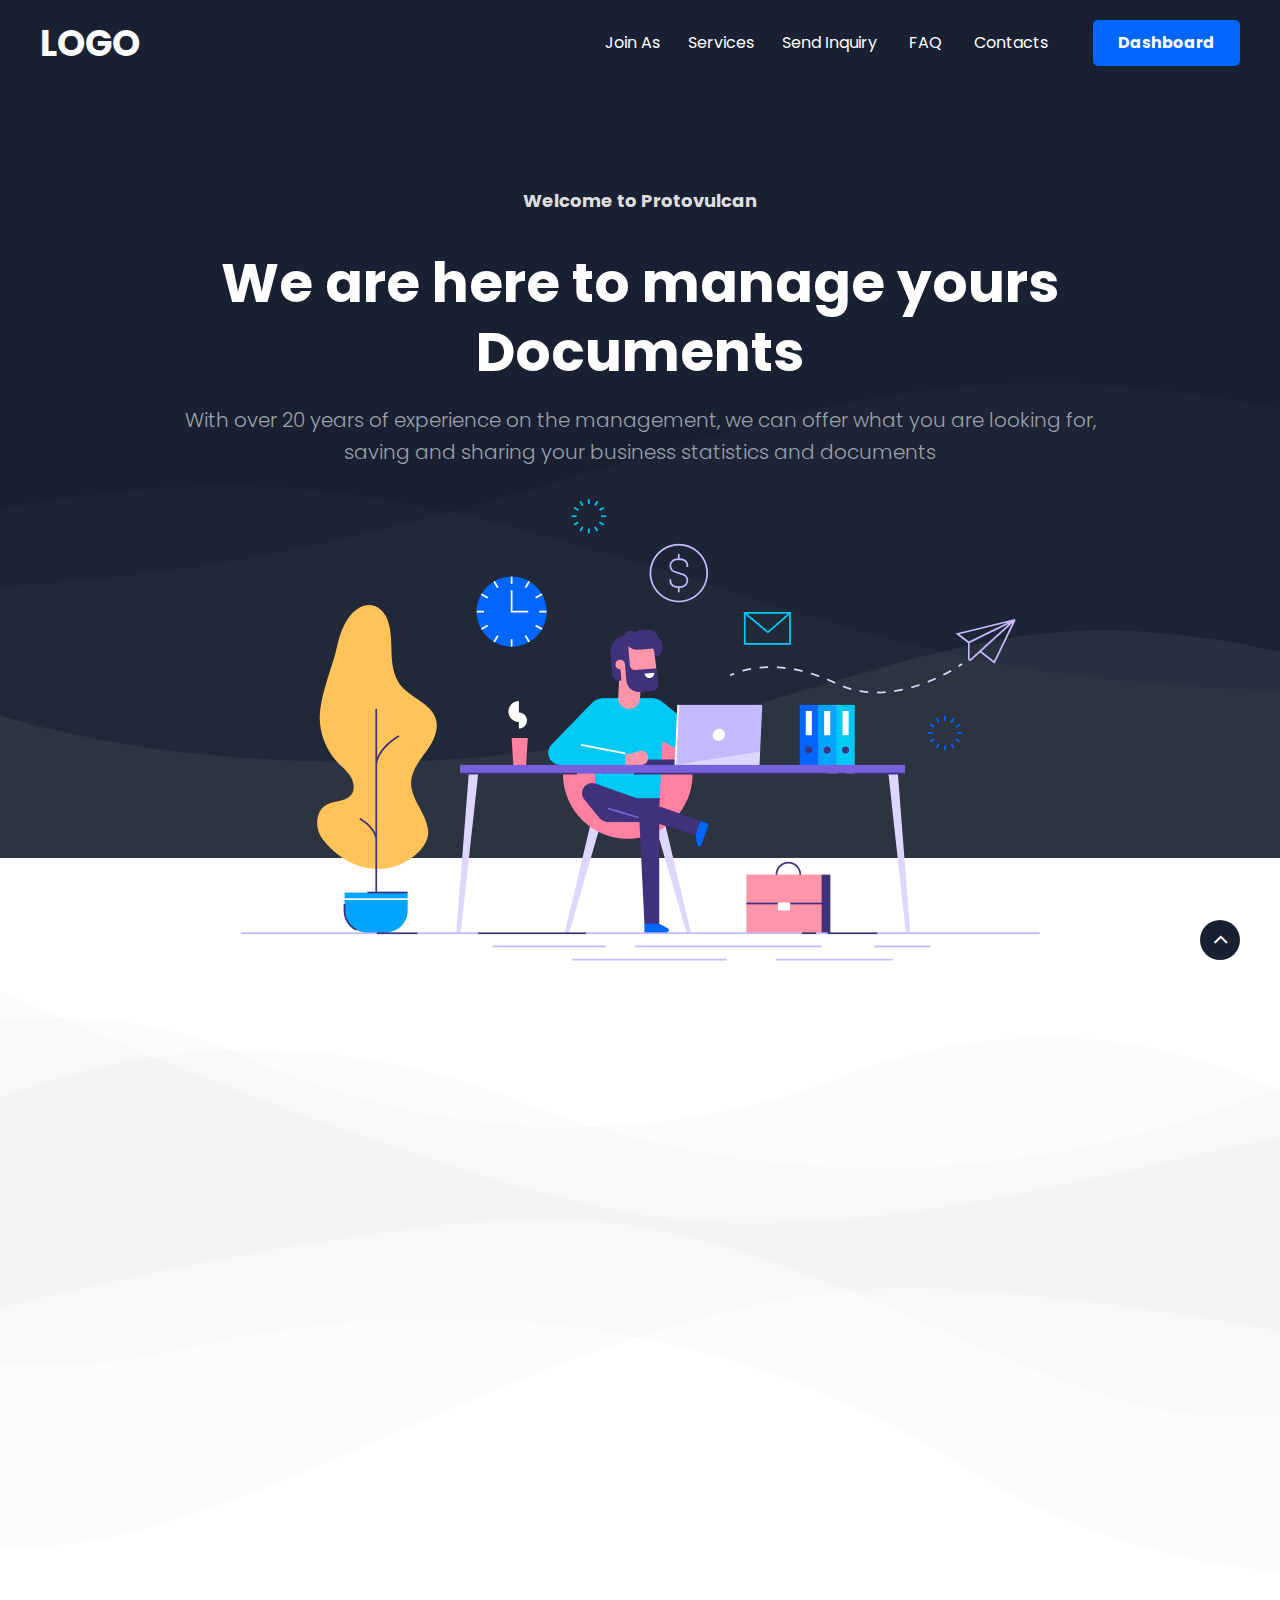
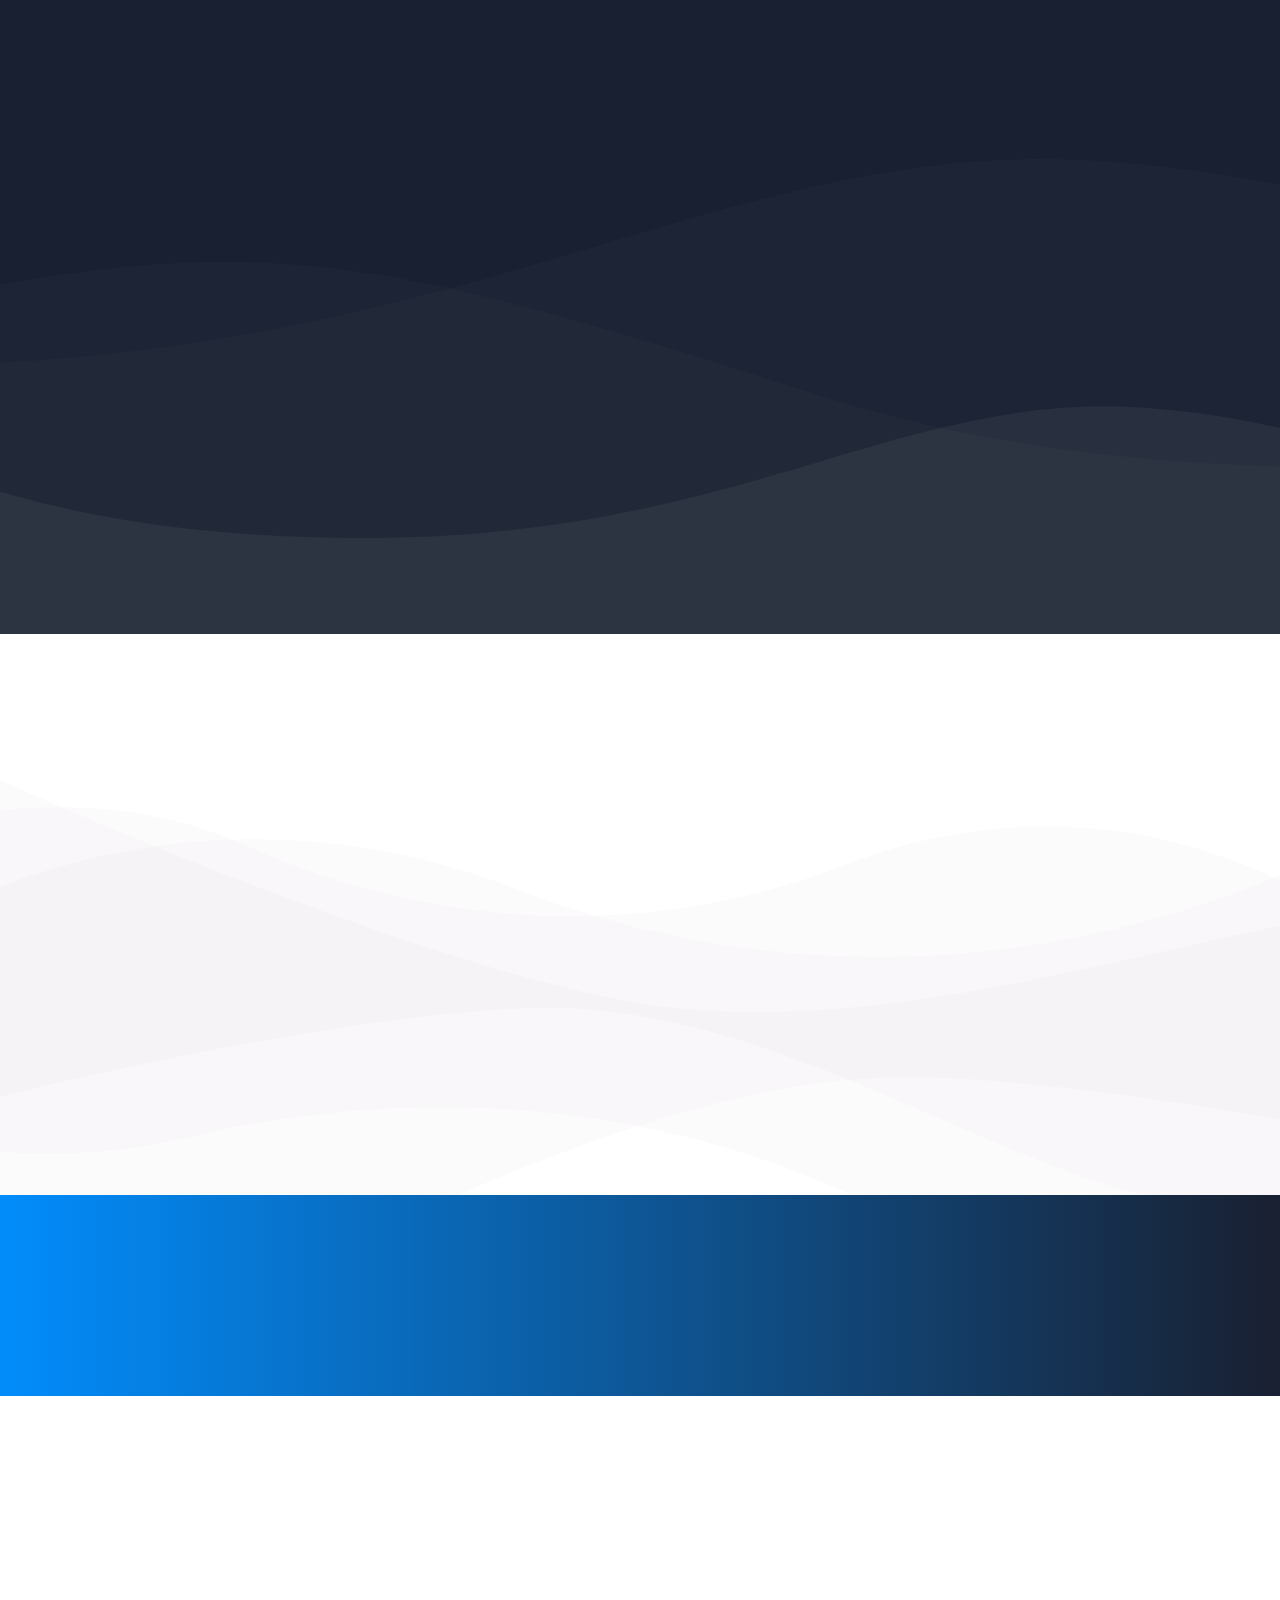
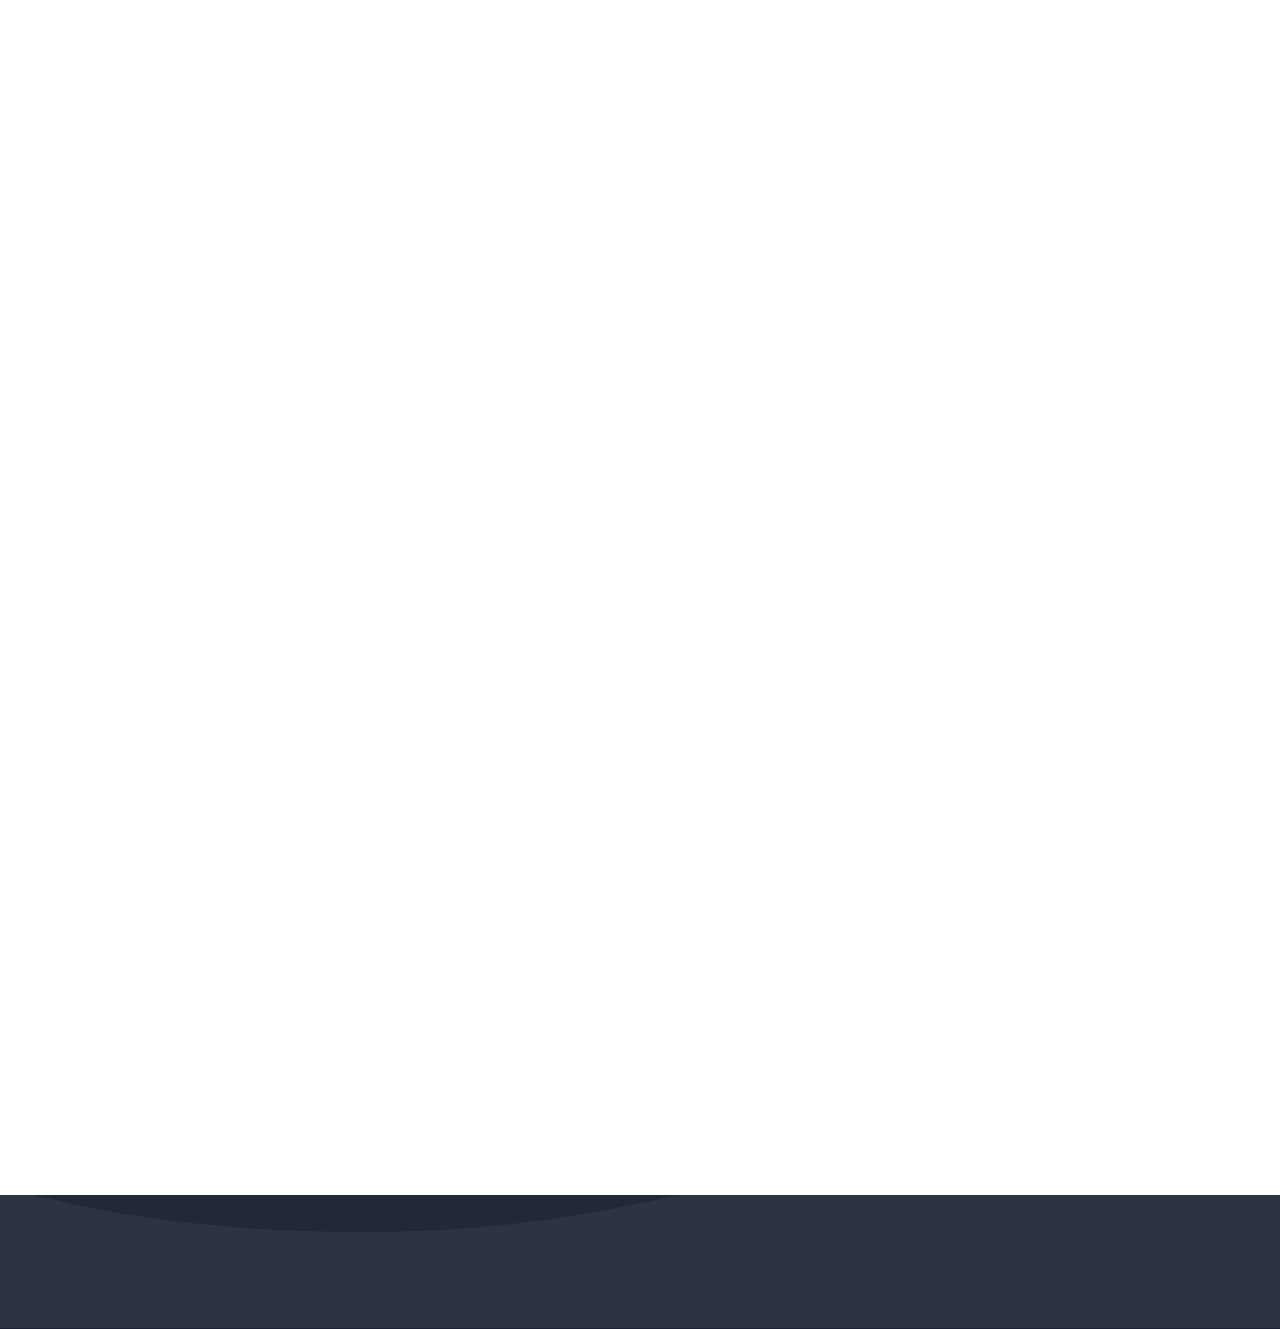
<file: index.html>
<!DOCTYPE html>
<html class="wide wow-animation" lang="en">
  <head>
    <title>Protovulcan Free</title>
    <meta charset="utf-8">
    <meta name="viewport" content="width=device-width, height=device-height, initial-scale=1.0">
    <meta http-equiv="X-UA-Compatible" content="IE=edge">
    <link rel="icon" href="media/images/favicon.ico" type="image/x-icon">
    <link rel="stylesheet" href="media/css/style.css">
    <style>.ie-panel{display: none;background: #212121;padding: 10px 0;box-shadow: 3px 3px 5px 0 rgba(0,0,0,.3);clear: both;text-align:center;position: relative;z-index: 1;} html.ie-10 .ie-panel, html.lt-ie-10 .ie-panel {display: block;}</style>
  </head>
  <body>
    <div class="preloader">
      <div class="preloader-body">
        <div class="cssload-container">
          <div class="cssload-speeding-wheel"></div>
        </div>
      </div>
    </div>
    <div class="page">
      <header class="section page-header">
        <!--RD Navbar-->
        <div class="rd-navbar-wrap">
          <nav class="rd-navbar rd-navbar-corporate" data-layout="rd-navbar-fixed" data-sm-layout="rd-navbar-fixed" data-md-layout="rd-navbar-fixed" data-lg-layout="rd-navbar-static" data-xl-layout="rd-navbar-static" data-xxl-layout="rd-navbar-static" data-md-device-layout="rd-navbar-fixed" data-lg-device-layout="rd-navbar-fixed" data-xl-device-layout="rd-navbar-static" data-xxl-device-layout="rd-navbar-static" data-lg-stick-up-offset="46px" data-xl-stick-up-offset="46px" data-xxl-stick-up-offset="46px" data-lg-stick-up="true" data-xl-stick-up="true" data-xxl-stick-up="true">
            <div class="rd-navbar-collapse-toggle rd-navbar-fixed-element-1" data-rd-navbar-toggle=".rd-navbar-collapse"><span></span></div>
            <div class="rd-navbar-main-outer">
              <div class="rd-navbar-main">
                <!--RD Navbar Panel-->
                <div class="rd-navbar-panel">
                  <!--RD Navbar Toggle-->
                  <button class="rd-navbar-toggle" data-rd-navbar-toggle=".rd-navbar-nav-wrap"><span></span></button>
                  <!--RD Navbar Brand-->
                  <div class="rd-navbar-brand">
                      <h2>LOGO</h2>
<!--                    &lt;!&ndash;Brand&ndash;&gt;<a class="brand" href="index.html"><img class="brand-logo-dark" src="media/images/logo-default-362x90.png" alt="" width="181" height="45"/><img class="brand-logo-light" src="media/images/logo-inverse-362x90.png" alt="" width="181" height="45"/></a>-->
                  </div>
                </div>
                <div class="rd-navbar-main-element">
                  <div class="rd-navbar-nav-wrap">
                    <ul class="rd-navbar-nav">
                      <li class="rd-nav-item"><a class="rd-nav-link" href="#awards">Join As</a>
                      <li class="rd-nav-item"><a class="rd-nav-link" href="#what-we-do">Services</a>
                      <li class="rd-nav-item"><a class="rd-nav-link" href="#our-projects">Send Inquiry</a>
                      </li>
                      <li class="rd-nav-item"><a class="rd-nav-link" href="#faq">FAQ</a>
                      </li>
                      <li class="rd-nav-item"><a class="rd-nav-link" href="#contacts">Contacts</a>
                      </li>
                    </ul>
                  </div>
                  <div class="rd-navbar-collapse"><a class="button button-secondary button-nuka" href="#">Dashboard<span class="button-overlay"></span></a></div>
                </div>
              </div>
            </div>
          </nav>
        </div>
      </header>
      <!-- Welcome to Protovulcan-->
      <section class="section section-md section-md-1 text-center bg-wave-dark-wrap pb-0 text-gray-600">
        <div class="bg-wave-dark bg-wave-dark-1 bg-gray-800">
          <svg class="wave-dark" width="1920" height="713" viewBox="0 0 1920 713" fill="none">
            <path class="wave-path wave-path-1" d="M1920 463.314V713H0V414.325C0.0515862 414.316 0.103105 414.308 0.154556 414.299C59.8232 467.769 270.664 573.445 636.676 568.392C873.316 565.126 1040.4 505.514 1188.57 452.65C1326.86 403.309 1448.68 359.846 1595.21 373.565C1727.41 385.944 1837.94 423.471 1920 463.314Z" fill="white"></path>
            <path class="wave-path wave-path-2" d="M1920 463.988V713H0V234.66C102.275 199.182 221.353 170.486 354.422 158.026C584.381 136.494 775.567 204.707 992.611 282.146C1225.15 365.113 1373 457.092 1858.75 463.796C1879.49 464.082 1899.9 464.142 1920 463.988Z" fill="white"></path>
            <path class="wave-path wave-path-3" d="M1920 85.9538V713H0V310.063C15.2357 310.099 30.6508 310.012 46.2454 309.796C417.632 304.67 679.852 211.113 912.389 128.146C1129.43 50.7068 1320.62 -17.5061 1550.58 4.02629C1690.21 17.1004 1814.43 48.0502 1920 85.9538Z" fill="white"></path>
          </svg>
        </div>
        <div class="container">
          <h6 class="wow fadeInUp">Welcome to Protovulcan</h6>
          <h1 class="wow fadeInUp" data-wow-delay=".2s">We are here to manage yours <a href="">Documents</a> </h1>
          <p class="big d-none d-sm-block wow fadeInUp" data-wow-delay=".4s">With over 20 years of experience on the management, we can offer what you are looking for, <br class="d-none d-lg-block">saving and sharing your business statistics and documents
          </p><img class="wow fadeInUp" src="media/images/blur-landing-corporate-01-830x473.png" alt="" width="830" height="473" data-wow-delay=".6s"/>
        </div>
      </section>
      <div class="position-relative">
        <svg class="wave-light" width="1920" height="1060" viewBox="0 0 1920 1060" fill="none">
          <path class="wave-path" d="M1270.8 218.376C1568.83 102.736 1850.63 180.948 2030.21 307.382C2032.51 308.998 2034.48 310.988 2036.1 313.28L2244.6 608.07C2253.3 620.368 2249.27 637.477 2235.62 643.849C2136.91 689.931 1934.93 754.715 1745.59 720.317C1486.28 673.211 1150.28 423.428 797.391 434.116C526.793 442.311 106.516 537.961 -92.8574 590.62C-106.447 594.21 -120.226 585.95 -123.559 572.295L-211.97 210.086C-214.872 198.199 -208.784 185.922 -197.319 181.649C-86.282 140.272 153.264 93.3374 366.435 189.479C649.935 317.339 970.87 334.757 1270.8 218.376Z" fill="#4D4468"></path>
          <path class="wave-path" d="M772.48 255.118C380.165 103.024 9.24323 206.281 -226.745 372.767C-229.039 374.385 -231.01 376.373 -232.632 378.664L-512.582 774.127C-521.29 786.427 -517.274 803.55 -503.683 810.064C-377.112 870.73 -105.683 960.41 148.442 914.284C489.263 852.422 930.89 524.399 1394.72 538.435C1753.87 549.303 2313.64 677.282 2572.46 745.98C2586.04 749.585 2599.94 741.362 2603.28 727.711L2722.96 237.787C2725.87 225.895 2719.88 213.66 2708.45 209.275C2565.44 154.399 2245.45 89.0608 1961.15 217.17C1588.53 385.08 1166.7 407.953 772.48 255.118Z" fill="#4D4468"></path>
          <path class="wave-path" d="M1447.25 805.997C1794.64 1025.39 2182.35 991.059 2453.13 870.614C2455.6 869.515 2457.81 868.064 2459.73 866.318L2833.15 525.603C2842.65 516.93 2842.3 503.238 2831.92 495.349C2724.31 413.548 2478 274.243 2215.74 273.626C1867.52 272.805 1356.87 514.147 906.52 416.969C558.455 341.862 42.8667 116.692 -194.437 2.73577C-207.328 -3.45464 -223.54 1.25043 -229.521 12.9186L-466.827 475.879C-471.469 484.935 -468.544 495.538 -459.301 501.375C-333.611 580.741 -34.896 703.74 275.402 629.247C680.162 532.076 1098.27 585.601 1447.25 805.997Z" fill="#4D4468"></path>
        </svg>
        <!-- What We Offer-->
        <section class="section section-md bg-default" id="what-we-do">
          <div class="container">
            <div class="text-center wow fadeInUp">
              <h6>What We Offer</h6>
              <h2>Manage Documents</h2>
              <p class="big">At Protovulcan, we aim to deliver the best DOCS management for your business.</p>
            </div>
            <div class="row row-30 justify-content-center">
              <div class="col-md-6 col-lg-4 wow fadeInUp" data-wow-delay=".3s">
                <article class="service-corporate unit flex-column flex-sm-row">
                  <div class="unit-left">
                    <div class="service-corporate-icon">
                      <svg width="70" height="70" viewBox="0 0 70 70" fill="none">
                        <path class="path-secondary" d="M38.5789 63.8914H31.3969C29.305 63.8914 27.6094 62.1958 27.6094 60.1039V55.1339H42.3664V60.1039C42.3664 62.1958 40.6708 63.8914 38.5789 63.8914Z" fill="#0066FF"></path>
                        <path d="M42.3662 55.1339V60.1044C42.3662 62.1963 40.6701 63.8909 38.5782 63.8909H35.3477C37.438 63.8909 39.1341 62.1963 39.1341 60.1044V55.1339H42.3662Z" fill="white"></path>
                        <path class="path-primary" d="M59.6549 25.6945C59.6549 36.0424 53.2819 44.903 44.2468 48.5639C43.1044 49.0264 42.3669 50.1469 42.3669 51.379V55.1243H39.1348V49.3447C39.1348 48.1127 39.8728 46.9922 41.0146 46.5297C50.0509 42.8682 56.4238 34.0082 56.4238 23.6603C56.4238 15.5464 52.5065 8.34674 46.4604 3.84998C54.3047 7.98038 59.6549 16.2129 59.6549 25.6945Z" fill="#192031"></path>
                        <path d="M12.4524 18.3359C14.6608 11.0113 20.3602 5.33053 27.6976 3.13876C31.6342 1.9633 35.5793 1.73739 39.4239 2.46691C39.9788 2.57266 40.5156 2.20736 40.6208 1.65194C40.7265 1.09652 40.3618 0.560327 39.8058 0.455118C35.6364 -0.33689 31.365 -0.0938933 27.1113 1.1761C23.2057 2.34301 19.6115 4.48405 16.7164 7.36956C13.8202 10.2556 11.6674 13.8434 10.4914 17.7442C8.78774 23.394 8.90844 29.1837 10.8407 34.4879C10.9918 34.904 11.3843 35.1619 11.803 35.1619C11.9189 35.1619 12.0375 35.1422 12.1534 35.1C12.6848 34.9061 12.9582 34.3186 12.7649 33.7873C10.9854 28.9017 10.877 23.5585 12.4524 18.3359Z" fill="#293043"></path>
                        <path d="M56.6308 11.8465C54.0523 7.82555 50.4202 4.60678 46.1264 2.53731C45.6169 2.29164 45.0049 2.5058 44.7592 3.01529C44.5135 3.52478 44.7277 4.13681 45.2372 4.38248C49.1897 6.28693 52.5329 9.25041 54.9063 12.952C57.3427 16.7523 58.6308 21.1583 58.6308 25.6946C58.6308 30.4952 57.2006 35.1159 54.4945 39.0578C51.8504 42.9089 48.174 45.8681 43.8614 47.6155C42.3308 48.2355 41.3418 49.7133 41.3418 51.3795V54.1H36.0113V38.442L38.5161 39.6474C38.6565 39.7147 38.8082 39.7483 38.9604 39.7483C39.1121 39.7483 39.2643 39.7147 39.4042 39.6474L43.3776 37.7354C43.8876 37.4903 44.1018 36.8783 43.8566 36.3688C43.611 35.8588 42.9995 35.6446 42.4894 35.8897L38.9604 37.588L35.4308 35.8897C35.1504 35.7546 34.8236 35.7546 34.5432 35.8897L31.0142 37.588L27.4856 35.8897C26.9756 35.6441 26.3641 35.8588 26.1184 36.3688C25.8733 36.8783 26.0875 37.4903 26.5975 37.7354L30.5704 39.6468C30.8507 39.7819 31.1776 39.7819 31.4585 39.6468L33.9632 38.4415V54.1H28.6333V51.3795C28.6333 49.7127 27.6459 48.2355 26.1174 47.6171C21.8951 45.9065 18.2715 43.0258 15.6392 39.2853C15.3134 38.8228 14.6747 38.7117 14.2122 39.0375C13.7497 39.3627 13.6386 40.002 13.9638 40.4639C16.8237 44.5271 20.7602 47.6572 25.3483 49.5151C26.0998 49.8196 26.5847 50.5512 26.5847 51.3795V55.1238C26.5847 55.1254 26.5852 55.127 26.5852 55.1292C26.5852 55.1308 26.5847 55.1324 26.5847 55.134V60.1039C26.5847 62.5317 28.3925 64.5435 30.7322 64.8682V67.1006C30.7322 68.6996 32.0326 70 33.6316 70H36.3435C37.9419 70 39.2429 68.6996 39.2429 67.1006V64.8682C41.5826 64.5441 43.3904 62.5317 43.3904 60.1039V55.134C43.3904 55.1324 43.3899 55.1308 43.3899 55.1292C43.3899 55.127 43.3904 55.1254 43.3904 55.1238V51.3795C43.3904 50.5512 43.8769 49.819 44.6305 49.5135C49.3168 47.6144 53.3116 44.3999 56.1827 40.2167C59.1243 35.9325 60.6789 30.9107 60.6789 25.694C60.6784 20.7658 59.2786 15.9774 56.6308 11.8465ZM37.1943 67.1006C37.1943 67.57 36.813 67.9519 36.3435 67.9519H33.6316C33.1621 67.9519 32.7803 67.57 32.7803 67.1006V64.9425H37.1943V67.1006ZM41.3418 60.1039C41.3418 61.6276 40.1022 62.8671 38.5785 62.8671H31.3965C29.8729 62.8671 28.6333 61.6276 28.6333 60.1039V56.1583H41.3418V60.1039Z" fill="#293043"></path>
                      </svg>
                    </div>
                  </div>
                  <div class="unit-body">
                    <h4 class="service-corporate-title">DOCS Saving </h4>
                    <p class="service-corporate-text">Lorem ipsum dolor sit amet, consectetur adipisicing elit. Ab alias blanditiis cum delectus deserunt dolorem enim ipsum minima mollitia,</p>
                  </div>
                </article>
              </div>
              <div class="col-md-6 col-lg-4 wow fadeInUp">
                <article class="service-corporate unit flex-column flex-sm-row">
                  <div class="unit-left">
                    <div class="service-corporate-icon">
                      <svg width="70" height="70" viewBox="0 0 70 70" fill="none">
                        <path d="M59.5307 59.3617H10.5137V24.4508C10.5137 23.8259 11.02 23.3202 11.6443 23.3202H58.4C59.0249 23.3202 59.5307 23.8259 59.5307 24.4508V59.3617Z" fill="white"></path>
                        <path d="M65.5399 68.8407H4.50497C2.65766 68.8407 1.16016 67.3432 1.16016 65.4959V59.3617H68.8841V65.4959C68.8841 67.3432 67.3866 68.8407 65.5399 68.8407Z" fill="white"></path>
                        <path d="M54.3172 4.40711V48.1616C54.3172 50.1071 52.7407 51.6837 50.7973 51.6837H47.1641C49.108 51.6837 50.6846 50.1071 50.6846 48.1616V4.40711C50.6846 2.46314 49.108 0.886597 47.1641 0.886597H50.7973C52.7407 0.886597 54.3172 2.46314 54.3172 4.40711Z" fill="white"></path>
                        <path class="path-secondary" d="M54.3166 10.4847H15.7266V4.4071C15.7266 2.46259 17.3031 0.886047 19.2476 0.886047H50.7961C52.74 0.886047 54.3166 2.46259 54.3166 4.4071V10.4847Z" fill="#0066FF"></path>
                        <path d="M54.3172 4.40711V10.4842H50.6846V4.40711C50.6846 2.46314 49.108 0.886597 47.1641 0.886597H50.7973C52.7407 0.886597 54.3172 2.46314 54.3172 4.40711Z" fill="white"></path>
                        <path d="M19.9675 4.69228C19.9018 4.70456 19.8377 4.72272 19.7758 4.74782C19.6503 4.79802 19.5392 4.87439 19.4431 4.96999C19.254 5.15958 19.1445 5.42287 19.1445 5.69257C19.1445 5.82074 19.1728 5.96654 19.2225 6.08403C19.3021 6.27362 19.4265 6.4301 19.599 6.54386C19.7016 6.61115 19.8457 6.67203 19.967 6.695C20.0327 6.70888 20.1005 6.71529 20.1672 6.71529C20.3077 6.71529 20.43 6.69179 20.5587 6.63785C20.6805 6.58658 20.7958 6.50647 20.8904 6.41515C21.033 6.27683 21.1302 6.08724 21.1697 5.89284C21.2391 5.55425 21.1355 5.21672 20.8904 4.96999C20.6532 4.73126 20.2954 4.63246 19.9675 4.69228Z" fill="white"></path>
                        <path d="M23.7258 4.6698C23.4561 4.6698 23.1929 4.77875 23.0017 4.96994C22.8121 5.15953 22.7031 5.42229 22.7031 5.69252C22.7031 5.75928 22.7101 5.82604 22.7224 5.89279C22.7635 6.08666 22.8612 6.27465 23.0017 6.4151C23.0935 6.50696 23.2153 6.58707 23.3344 6.63781C23.3958 6.66237 23.4599 6.68267 23.5256 6.69495C23.7173 6.73073 23.9336 6.70937 24.1173 6.63781C24.2434 6.58814 24.3523 6.50856 24.4484 6.4151C24.5446 6.32218 24.6199 6.20842 24.6695 6.08399C24.7197 5.95902 24.7486 5.82764 24.7486 5.69252C24.7486 5.42389 24.6396 5.15953 24.4484 4.96994C24.2578 4.77875 23.9945 4.6698 23.7258 4.6698Z" fill="white"></path>
                        <path d="M27.2844 4.6698C27.0142 4.6698 26.7515 4.77875 26.5603 4.96994C26.3707 5.15953 26.2617 5.42229 26.2617 5.69252C26.2617 6.03485 26.4273 6.35422 26.7157 6.54328C26.7717 6.58013 26.8316 6.61164 26.893 6.63727C26.9544 6.66237 27.0185 6.68267 27.0842 6.69495C27.152 6.70723 27.2155 6.71524 27.2844 6.71524C27.4265 6.71524 27.544 6.69121 27.6743 6.63727C27.8078 6.58226 27.905 6.51497 28.007 6.4151C28.2009 6.22711 28.3072 5.95955 28.3072 5.69252C28.3072 5.42389 28.1982 5.159 28.007 4.96994C27.8164 4.77875 27.5531 4.6698 27.2844 4.6698Z" fill="white"></path>
                        <path d="M68.7467 58.4757H65.7982V21.6806C65.7982 19.4248 63.9626 17.5887 61.7062 17.5887H55.2024V4.54377C55.2024 2.0385 53.1645 0 50.6592 0H19.1108C16.6055 0 14.567 2.0385 14.567 4.54377V17.5887H8.06322C5.80735 17.5887 3.97179 19.4242 3.97179 21.6806V58.4752H1.02272C0.457688 58.4752 0 58.9328 0 59.4979V65.6326C0 68.0407 1.95893 70.0001 4.367 70.0001H12.5547C13.1197 70.0001 13.5774 69.5424 13.5774 68.9774C13.5774 68.4124 13.1197 67.9547 12.5547 67.9547H4.36753C3.08739 67.9547 2.04544 66.9127 2.04544 65.6326V60.5206H22.8374L24.172 63.5749C24.4439 64.1971 25.058 64.5992 25.7374 64.5992H44.0326C44.7114 64.5992 45.3261 64.1971 45.5979 63.5749L46.9325 60.5206H67.7245V65.6326C67.7245 66.9133 66.6826 67.9547 65.4024 67.9547H18.8619C18.2968 67.9547 17.8392 68.4124 17.8392 68.9774C17.8392 69.5424 18.2968 70.0001 18.8619 70.0001H65.4024C67.8105 70.0001 69.7694 68.0407 69.7694 65.6326V59.4979C69.7694 58.9334 69.3117 58.4757 68.7467 58.4757ZM16.6124 4.54377C16.6124 3.1659 17.7334 2.04544 19.1108 2.04544H50.6592C52.0365 2.04544 53.157 3.16643 53.157 4.54377V9.5981H16.6124V4.54377ZM9.3535 24.5875V58.4757H6.01724V21.6806C6.01724 20.5527 6.93529 19.6347 8.06322 19.6347H14.567V22.4342H11.5068C10.3196 22.4342 9.3535 23.3998 9.3535 24.5875ZM43.8115 62.5538H25.9579L25.0698 60.5211H44.7002L43.8115 62.5538ZM58.3705 58.4757H11.3989V24.5875C11.3989 24.5277 11.447 24.4796 11.5068 24.4796H14.567V48.2988C14.567 50.804 16.6055 52.8425 19.1108 52.8425H50.6592C53.1645 52.8425 55.2024 50.804 55.2024 48.2988V45.5921C55.2024 45.0271 54.7448 44.5694 54.1797 44.5694C53.6152 44.5694 53.157 45.0271 53.157 45.5921V48.2988C53.157 49.6761 52.0365 50.7971 50.6592 50.7971H19.1108C17.7334 50.7971 16.6124 49.6761 16.6124 48.2988V11.6441H53.157V32.1498C53.157 32.7148 53.6147 33.1725 54.1797 33.1725C54.7448 33.1725 55.2024 32.7148 55.2024 32.1498V24.4796H58.2626C58.3219 24.4796 58.3705 24.5277 58.3705 24.5875V58.4757ZM63.7522 58.4757H60.4159V24.5875C60.4159 23.3998 59.4503 22.4342 58.2626 22.4342H55.2024V19.6347H61.7062C62.8341 19.6347 63.7522 20.5522 63.7522 21.6806V58.4757Z" fill="#293043"></path>
                        <path class="path-primary" d="M26.4466 26.0188C26.4466 28.4547 28.2752 29.3978 29.504 29.4368C29.5153 29.4374 29.5259 29.4374 29.5372 29.4374C30.0867 29.4374 30.5412 29.001 30.5588 28.4472C30.577 27.8827 30.1337 27.4106 29.5692 27.3924C29.5665 27.3924 29.2856 27.3663 29.0266 27.2119C28.7969 27.0752 28.492 26.8028 28.492 26.0188V24.5753C28.492 24.2346 28.3227 23.9163 28.0397 23.7267L27.3988 23.2957L28.0397 22.8652C28.3227 22.6751 28.4925 22.3568 28.4925 22.0161V20.5725C28.4925 20.0823 28.6725 19.6053 29.1152 19.3543C29.2808 19.2609 29.4565 19.2171 29.6376 19.1989C30.1572 19.1466 30.5593 18.7241 30.5593 18.2024V18.1538C30.5593 17.6021 30.1123 17.1545 29.5601 17.1545H29.504C28.2752 17.1941 26.4471 18.1367 26.4471 20.5725V21.4708L25.4708 22.1272C24.9934 22.4476 24.7515 23.0297 24.8834 23.614C24.964 23.9718 25.1937 24.2789 25.4986 24.4834L26.4471 25.1206V26.0188H26.4466Z" fill="#192031"></path>
                        <path class="path-primary" d="M40.4042 19.1989C40.5853 19.2171 40.7615 19.2609 40.9271 19.3543C41.3693 19.6053 41.5498 20.0823 41.5498 20.5725V22.0161C41.5498 22.3568 41.7191 22.6751 42.0021 22.8652L42.6435 23.2957L42.0021 23.7267C41.7196 23.9163 41.5498 24.2346 41.5498 24.5753V26.0188C41.5498 26.8028 41.2448 27.0752 41.0157 27.2119C40.7567 27.3663 40.4752 27.3924 40.4726 27.3924C39.9081 27.4106 39.4648 27.8827 39.483 28.4472C39.5011 29.001 39.9551 29.4374 40.5046 29.4374C40.5158 29.4374 40.527 29.4374 40.5383 29.4368C41.7671 29.3978 43.5952 28.4547 43.5952 26.0188V25.1206L44.5437 24.4834C44.8486 24.2784 45.0783 23.9718 45.1589 23.614C45.2908 23.0292 45.0489 22.4471 44.5715 22.1266L43.5952 21.4708V20.572C43.5952 18.1361 41.7671 17.1935 40.5377 17.1545H40.4816C39.93 17.1545 39.4824 17.6021 39.4824 18.1538V18.2024C39.4824 18.7241 39.8851 19.1466 40.4042 19.1989Z" fill="#192031"></path>
                        <path d="M23.0367 33.3088H20.1678C19.6028 33.3088 19.1445 33.7665 19.1445 34.3316C19.1445 34.8966 19.6028 35.3543 20.1678 35.3543H23.0367C23.6018 35.3543 24.0595 34.8966 24.0595 34.3316C24.0595 33.7665 23.6018 33.3088 23.0367 33.3088Z" fill="#293043"></path>
                        <path d="M49.8747 33.3088H27.3626C26.7981 33.3088 26.3398 33.7665 26.3398 34.3316C26.3398 34.8966 26.7981 35.3543 27.3626 35.3543H49.8747C50.4392 35.3543 50.8975 34.8966 50.8975 34.3316C50.8975 33.7665 50.4392 33.3088 49.8747 33.3088Z" fill="#293043"></path>
                        <path d="M23.0367 37.9932H20.1678C19.6028 37.9932 19.1445 38.4508 19.1445 39.0159C19.1445 39.5809 19.6028 40.0386 20.1678 40.0386H23.0367C23.6018 40.0386 24.0595 39.5809 24.0595 39.0159C24.0595 38.4508 23.6018 37.9932 23.0367 37.9932Z" fill="#293043"></path>
                        <path d="M49.8747 37.9932H27.3626C26.7981 37.9932 26.3398 38.4508 26.3398 39.0159C26.3398 39.5809 26.7981 40.0386 27.3626 40.0386H49.8747C50.4392 40.0386 50.8975 39.5809 50.8975 39.0159C50.8975 38.4508 50.4392 37.9932 49.8747 37.9932Z" fill="#293043"></path>
                        <path d="M23.0367 42.6768H20.1678C19.6028 42.6768 19.1445 43.135 19.1445 43.7C19.1445 44.2645 19.6028 44.7227 20.1678 44.7227H23.0367C23.6018 44.7227 24.0595 44.2645 24.0595 43.7C24.0595 43.135 23.6018 42.6768 23.0367 42.6768Z" fill="#293043"></path>
                        <path d="M49.8747 42.6768H27.3626C26.7981 42.6768 26.3398 43.135 26.3398 43.7C26.3398 44.2645 26.7981 44.7227 27.3626 44.7227H49.8747C50.4392 44.7227 50.8975 44.2645 50.8975 43.7C50.8975 43.135 50.4392 42.6768 49.8747 42.6768Z" fill="#293043"></path>
                        <path d="M30.5194 25.8133C30.599 26.0029 30.7229 26.1599 30.8954 26.2731C30.9984 26.3404 31.1426 26.4018 31.2639 26.4243C31.329 26.4381 31.3974 26.4446 31.4641 26.4446C31.6046 26.4446 31.7269 26.4211 31.8556 26.3671C31.9774 26.3158 32.0927 26.2363 32.1872 26.1444C32.3298 26.0061 32.427 25.8165 32.4666 25.6226C32.536 25.2835 32.4324 24.946 32.1872 24.6992C31.9501 24.4611 31.5923 24.3617 31.2644 24.4215C31.1987 24.4338 31.1346 24.452 31.0727 24.4771C30.9472 24.5273 30.8361 24.6037 30.7399 24.6992C30.5504 24.8888 30.4414 25.1521 30.4414 25.4218C30.4414 25.55 30.4697 25.6958 30.5194 25.8133Z" fill="#293043"></path>
                        <path d="M34.2966 26.145C34.3884 26.2369 34.5102 26.317 34.6293 26.3672C34.6907 26.3917 34.7548 26.412 34.8205 26.4243C35.0122 26.4606 35.2285 26.4393 35.4122 26.3672C35.5383 26.3175 35.6472 26.2385 35.7434 26.145C35.8395 26.0521 35.9148 25.9378 35.9645 25.8134C36.0147 25.6884 36.0435 25.557 36.0435 25.4219C36.0435 25.1533 35.9346 24.8889 35.7434 24.6993C35.5527 24.5087 35.2894 24.3992 35.0208 24.3992C34.7511 24.3992 34.4878 24.5087 34.2966 24.6993C34.107 24.8889 33.998 25.1522 33.998 25.4219C33.998 25.4892 34.005 25.5554 34.0173 25.6227C34.0584 25.8166 34.1561 26.004 34.2966 26.145Z" fill="#293043"></path>
                        <path d="M38.0106 26.2732C38.0667 26.31 38.1265 26.341 38.1879 26.3672C38.2493 26.3917 38.3134 26.412 38.3791 26.4243C38.4469 26.4371 38.5105 26.4446 38.5794 26.4446C38.7214 26.4446 38.8389 26.4206 38.9692 26.3672C39.1027 26.3122 39.1999 26.2443 39.3019 26.1445C39.4958 25.9565 39.6021 25.6889 39.6021 25.4219C39.6021 25.1533 39.4931 24.8889 39.3019 24.6993C39.1113 24.5081 38.848 24.3992 38.5794 24.3992C38.3091 24.3992 38.0464 24.5081 37.8552 24.6993C37.6656 24.8889 37.5566 25.1517 37.5566 25.4219C37.5566 25.7648 37.7222 26.0836 38.0106 26.2732Z" fill="#293043"></path>
                      </svg>
                    </div>
                  </div>
                  <div class="unit-body">
                    <h4 class="service-corporate-title">DOCS Sharing </h4>
                    <p class="service-corporate-text">Lorem ipsum dolor sit amet, consectetur adipisicing elit. Ab alias blanditiis cum delectus deserunt dolorem enim ipsum minima mollitia,</p>
                  </div>
                </article>
              </div>
              <div class="col-md-6 col-lg-4 wow fadeInUp" data-wow-delay=".3s">
                <article class="service-corporate unit flex-column flex-sm-row">
                  <div class="unit-left">
                    <div class="service-corporate-icon">
                      <svg width="70" height="70" viewBox="0 0 70 70" fill="none">
                        <path d="M65.4867 52.3916H4.51332C2.58698 52.3916 1.02539 50.83 1.02539 48.9037V4.78676C1.02539 2.86041 2.58698 1.29883 4.51332 1.29883H65.4867C67.413 1.29883 68.9746 2.86041 68.9746 4.78676V48.9037C68.9746 50.83 67.413 52.3916 65.4867 52.3916Z" fill="white"></path>
                        <path d="M68.9732 4.78673V13.1992H64.7243V4.78673C64.7243 2.86145 63.1627 1.29987 61.2363 1.29987H65.4858C67.4116 1.29987 68.9732 2.86145 68.9732 4.78673Z" fill="white"></path>
                        <path class="path-secondary" d="M41.9985 49.3533H28.002V67.6736C28.002 68.4395 28.7705 68.9671 29.4856 68.6921L34.6082 66.7182C34.8603 66.621 35.1402 66.621 35.3922 66.7182L40.5149 68.6921C41.23 68.9671 41.9985 68.4395 41.9985 67.6736V49.3533Z" fill="#0066FF"></path>
                        <path d="M41.9985 49.3528V67.6742C41.9985 68.44 41.23 68.9677 40.5149 68.6921L39.418 68.2696V49.3528H41.9985Z" fill="white"></path>
                        <path class="path-primary" d="M53.1449 40.3828C53.1449 42.2371 50.9835 43.7271 50.4404 45.4003C49.8775 47.1344 50.7304 49.6065 49.6799 51.0501C48.6193 52.5075 45.997 52.4552 44.5396 53.5158C43.096 54.5663 42.3419 57.0823 40.6079 57.6452C38.9347 58.1883 36.8534 56.6145 34.9992 56.6145C33.1449 56.6145 31.0637 58.1883 29.3905 57.6452C27.6564 57.0818 26.9023 54.5663 25.4588 53.5158C24.0008 52.4547 21.3791 52.5075 20.3185 51.0496C19.268 49.6065 20.1209 47.1344 19.558 45.4003C19.0148 43.7271 16.8535 42.2371 16.8535 40.3828C16.8535 38.5286 19.0148 37.0386 19.558 35.3654C20.1209 33.6318 19.268 31.1597 20.3185 29.7161C21.3791 28.2581 24.0008 28.311 25.4588 27.2498C26.9023 26.1993 27.6564 23.6839 29.3905 23.121C31.0637 22.5779 33.1449 24.1518 34.9992 24.1518C36.8534 24.1518 38.9347 22.5779 40.6079 23.121C42.3414 23.6839 43.096 26.1993 44.5396 27.2498C45.997 28.311 48.6193 28.2581 49.6799 29.7161C50.7304 31.1597 49.877 33.6318 50.4404 35.3654C50.9835 37.0386 53.1449 38.5286 53.1449 40.3828Z" fill="#192031"></path>
                        <path d="M46.3569 40.3828C46.3569 46.6547 41.2727 51.739 35.0007 51.739C28.7288 51.739 23.6445 46.6547 23.6445 40.3828C23.6445 34.1108 28.7288 29.0266 35.0007 29.0266C41.2727 29.0266 46.3569 34.1108 46.3569 40.3828Z" fill="white"></path>
                        <path d="M4.55469 7.15688C4.55469 8.81673 5.90479 10.1668 7.5641 10.1668C9.22395 10.1668 10.5741 8.81673 10.5741 7.15688C10.5741 5.49756 9.22395 4.14746 7.5641 4.14746C5.90479 4.14746 4.55469 5.49756 4.55469 7.15688ZM8.52274 7.15688C8.52274 7.68559 8.09282 8.11551 7.5641 8.11551C7.03592 8.11551 6.606 7.68559 6.606 7.15688C6.606 6.62869 7.03592 6.19824 7.5641 6.19824C8.09282 6.19824 8.52274 6.62869 8.52274 7.15688Z" fill="#293043"></path>
                        <path d="M12.2168 7.15688C12.2168 8.81673 13.5669 10.1668 15.2262 10.1668C16.8861 10.1668 18.2362 8.81673 18.2362 7.15688C18.2362 5.49756 16.8861 4.14746 15.2262 4.14746C13.5669 4.14746 12.2168 5.49756 12.2168 7.15688ZM16.1848 7.15688C16.1848 7.68559 15.7549 8.11551 15.2262 8.11551C14.698 8.11551 14.2681 7.68559 14.2681 7.15688C14.2681 6.62869 14.698 6.19824 15.2262 6.19824C15.7549 6.19824 16.1848 6.62869 16.1848 7.15688Z" fill="#293043"></path>
                        <path d="M19.8809 7.15688C19.8809 8.81673 21.231 10.1668 22.8903 10.1668C24.5501 10.1668 25.9002 8.81673 25.9002 7.15688C25.9002 5.49756 24.5501 4.14746 22.8903 4.14746C21.231 4.14746 19.8809 5.49756 19.8809 7.15688ZM23.8489 7.15688C23.8489 7.68559 23.419 8.11551 22.8903 8.11551C22.3621 8.11551 21.9322 7.68559 21.9322 7.15688C21.9322 6.62869 22.3621 6.19824 22.8903 6.19824C23.419 6.19824 23.8489 6.62869 23.8489 7.15688Z" fill="#293043"></path>
                        <path d="M62.4486 34.2731H54.8281C54.262 34.2731 53.8027 34.7324 53.8027 35.2985C53.8027 35.8652 54.262 36.3244 54.8281 36.3244H62.4486C63.0147 36.3244 63.474 35.8652 63.474 35.2985C63.474 34.7324 63.0147 34.2731 62.4486 34.2731Z" fill="#293043"></path>
                        <path d="M7.55273 36.3244H14.7171C15.2832 36.3244 15.7425 35.8652 15.7425 35.2985C15.7425 34.7324 15.2832 34.2731 14.7171 34.2731H7.55273C6.98663 34.2731 6.52734 34.7324 6.52734 35.2985C6.52734 35.8652 6.98663 36.3244 7.55273 36.3244Z" fill="#293043"></path>
                        <path d="M62.4476 39.2639H56.6509C56.0843 39.2639 55.625 39.7232 55.625 40.2893C55.625 40.8559 56.0843 41.3152 56.6509 41.3152H62.4476C63.0137 41.3152 63.473 40.8559 63.473 40.2893C63.473 39.7232 63.0137 39.2639 62.4476 39.2639Z" fill="#293043"></path>
                        <path d="M7.55273 41.3152H13.1673C13.7334 41.3152 14.1927 40.8559 14.1927 40.2893C14.1927 39.7232 13.7334 39.2639 13.1673 39.2639H7.55273C6.98663 39.2639 6.52734 39.7232 6.52734 40.2893C6.52734 40.8559 6.98663 41.3152 7.55273 41.3152Z" fill="#293043"></path>
                        <path d="M62.4486 44.2547H54.8281C54.262 44.2547 53.8027 44.714 53.8027 45.2806C53.8027 45.8467 54.262 46.306 54.8281 46.306H62.4486C63.0147 46.306 63.474 45.8467 63.474 45.2806C63.474 44.714 63.0147 44.2547 62.4486 44.2547Z" fill="#293043"></path>
                        <path d="M7.55273 46.306H14.7171C15.2832 46.306 15.7425 45.8467 15.7425 45.2806C15.7425 44.714 15.2832 44.2547 14.7171 44.2547H7.55273C6.98663 44.2547 6.52734 44.714 6.52734 45.2806C6.52734 45.8467 6.98663 46.306 7.55273 46.306Z" fill="#293043"></path>
                        <path d="M65.4867 0H49.5632C48.9966 0 48.5378 0.45929 48.5378 1.02539C48.5378 1.59203 48.9966 2.05132 49.5632 2.05132H65.4867C66.8443 2.05132 67.9487 3.15575 67.9487 4.51332V11.8993H2.05132V4.51332C2.05132 3.15575 3.15575 2.05132 4.51332 2.05132H43.3414C43.9075 2.05132 44.3668 1.59203 44.3668 1.02539C44.3668 0.45929 43.9075 0 43.3414 0H4.51332C2.02461 0 0 2.02461 0 4.51332V48.6302C0 51.1189 2.02461 53.1441 4.51332 53.1441H22.4571C22.6008 53.1884 22.7434 53.2317 22.8833 53.2738C23.6518 53.5046 24.3776 53.723 24.8561 54.0717C25.3245 54.4125 25.7501 55.0288 26.2009 55.6814C26.4433 56.0323 26.697 56.3981 26.9763 56.7468V59.6916C26.9763 60.2583 27.4356 60.7175 28.0017 60.7175C28.5683 60.7175 29.0276 60.2583 29.0276 59.6916V58.3292C29.0437 58.3346 29.0586 58.3415 29.0746 58.3469C29.4298 58.4622 29.7887 58.5098 30.1476 58.5098C31.0822 58.5098 32.0146 58.1856 32.8648 57.8908C33.6414 57.6205 34.3746 57.3663 35 57.3663C35.6259 57.3663 36.3592 57.6211 37.1357 57.8908C38.3122 58.2993 39.6458 58.7624 40.9254 58.3469C40.9419 58.3415 40.9569 58.3351 40.9729 58.3292V67.4002C40.9729 67.4125 40.9729 67.4349 40.9446 67.4541C40.9158 67.4739 40.8949 67.4659 40.8837 67.4616L35.7616 65.4872C35.2708 65.2987 34.7298 65.2982 34.239 65.4872L29.1168 67.4616C29.1056 67.4659 29.0848 67.4739 29.0559 67.4541C29.0276 67.4349 29.0276 67.4125 29.0276 67.4002V66.0277C29.0276 65.461 28.5683 65.0023 28.0017 65.0023C27.4356 65.0023 26.9763 65.461 26.9763 66.0277V67.4002C26.9763 68.0982 27.3197 68.7503 27.8954 69.1455C28.4706 69.5402 29.2028 69.6262 29.8538 69.3752L34.9765 67.4013C34.9915 67.3954 35.0085 67.3954 35.0235 67.4013L40.1462 69.3752C40.3929 69.4702 40.6503 69.5172 40.9072 69.5172C41.3291 69.5172 41.7473 69.3912 42.1051 69.1455C42.6803 68.7503 43.0237 68.0982 43.0237 67.4002V56.7468C43.3035 56.3981 43.5572 56.0323 43.7991 55.6814C44.2499 55.0288 44.6755 54.4125 45.1439 54.0717C45.6224 53.7235 46.3482 53.5046 47.1167 53.2738C47.2566 53.2317 47.3992 53.1884 47.5429 53.1441H65.4867C67.9754 53.1441 70 51.1195 70 48.6302V4.51332C70 2.02461 67.9754 0 65.4867 0ZM49.2107 47.6331C49.231 48.6569 49.2508 49.6246 48.8519 50.1726C48.4449 50.7317 47.5124 51.0126 46.525 51.3096C45.6267 51.5798 44.6974 51.8597 43.9369 52.4129C43.186 52.9593 42.6397 53.7508 42.111 54.5161C41.5208 55.3706 40.9638 56.1775 40.292 56.396C39.6671 56.5989 38.7646 56.2849 37.8086 55.9532C36.9055 55.6397 35.9715 55.315 35 55.315C34.028 55.315 33.0939 55.6392 32.1914 55.9532C31.2354 56.2849 30.3323 56.5989 29.708 56.396C29.0356 56.1775 28.4786 55.3706 27.8885 54.5161C27.3598 53.7508 26.8134 52.9593 26.0631 52.4129C25.302 51.8597 24.3733 51.5798 23.4745 51.3096C22.4876 51.0126 21.5551 50.7317 21.1481 50.1726C20.7492 49.6241 20.7684 48.6569 20.7893 47.6331C20.808 46.69 20.8277 45.7143 20.534 44.8101C20.2525 43.9423 19.6752 43.1876 19.1171 42.4576C18.4811 41.6255 17.8797 40.8399 17.8797 40.1093C17.8797 39.3787 18.4811 38.5931 19.1171 37.7611C19.6752 37.031 20.2525 36.2764 20.534 35.4086C20.8277 34.5044 20.808 33.5292 20.7893 32.5861C20.7684 31.5617 20.7492 30.5946 21.1481 30.0461C21.5551 29.4869 22.4876 29.206 23.4745 28.9091C24.3733 28.6388 25.3026 28.359 26.0631 27.8057C26.8134 27.2594 27.3598 26.4679 27.8885 25.7026C28.4786 24.8481 29.0362 24.0411 29.708 23.8227C29.8447 23.7784 29.9953 23.7586 30.1572 23.7586C30.7318 23.7586 31.4453 24.0064 32.1914 24.266C33.0945 24.5795 34.028 24.9036 35 24.9036C35.972 24.9036 36.9055 24.5795 37.8086 24.266C38.764 23.9338 39.6666 23.6198 40.292 23.8227C40.9638 24.0411 41.5208 24.8481 42.111 25.7026C42.6397 26.4679 43.186 27.2594 43.9369 27.8057C44.6974 28.359 45.6267 28.6388 46.525 28.9091C47.5124 29.206 48.4449 29.4869 48.8519 30.0461C49.2508 30.5946 49.231 31.5617 49.2107 32.5861C49.1915 33.5292 49.1718 34.5044 49.4655 35.4086C49.7475 36.2764 50.3242 37.031 50.8829 37.7611C51.5189 38.5931 52.1198 39.3787 52.1198 40.1093C52.1198 40.8399 51.5189 41.6261 50.8829 42.4581C50.3242 43.1876 49.7475 43.9423 49.4655 44.8101C49.1723 45.7148 49.192 46.69 49.2107 47.6331ZM8.64212 28.3937V19.3665H61.3579V28.3937H50.1186C49.2983 27.6038 48.149 27.2562 47.1167 26.9453C46.3482 26.7141 45.6229 26.4957 45.1439 26.1469C44.6761 25.8067 44.2499 25.1899 43.7991 24.5373C43.0766 23.4905 42.2573 22.3044 40.9254 21.8718C39.6452 21.4563 38.3117 21.9193 37.1357 22.3284C36.3592 22.5981 35.6259 22.8529 35 22.8529C34.3741 22.8529 33.6408 22.5981 32.8643 22.3284C31.6883 21.9199 30.3548 21.4563 29.0746 21.8718C27.7427 22.3044 26.924 23.4905 26.2009 24.5373C25.7501 25.1899 25.3245 25.8067 24.8566 26.1469C24.3781 26.4957 23.6518 26.7141 22.8838 26.9453C21.851 27.2562 20.7022 27.6038 19.8819 28.3937H8.64212ZM67.9487 48.6302C67.9487 49.9883 66.8443 51.0928 65.4867 51.0928H50.6944C51.3085 50.0337 51.2845 48.7424 51.2615 47.5915C51.245 46.7829 51.23 46.0192 51.4164 45.4435C51.59 44.9094 52.038 44.3241 52.5123 43.7035C53.2899 42.6867 54.1711 41.5342 54.1711 40.1093C54.1711 38.6845 53.2899 37.532 52.5123 36.5146C52.038 35.8945 51.59 35.3092 51.4164 34.7752C51.23 34.1994 51.245 33.4357 51.2615 32.6272C51.2754 31.9238 51.2904 31.1676 51.16 30.4445H61.6997C62.6423 30.4445 63.4092 29.6781 63.4092 28.7355V19.0247C63.4092 18.0821 62.6423 17.3158 61.6997 17.3158H8.30032C7.35771 17.3158 6.59134 18.0821 6.59134 19.0247V28.7355C6.59134 29.6781 7.35771 30.4445 8.30032 30.4445H18.84C18.7096 31.1676 18.7246 31.9238 18.7385 32.6272C18.755 33.4357 18.7705 34.2 18.5836 34.7752C18.41 35.3092 17.9625 35.8945 17.4883 36.5151C16.7107 37.532 15.8289 38.6845 15.8289 40.1093C15.8289 41.5342 16.7107 42.6867 17.4883 43.7035C17.9625 44.3241 18.41 44.9094 18.5836 45.4435C18.7705 46.0187 18.755 46.7829 18.739 47.5915C18.7155 48.7424 18.6915 50.0332 19.3056 51.0928H4.51332C3.15575 51.0928 2.05132 49.9878 2.05132 48.6302V13.9507H67.9487V48.6302Z" fill="#293043"></path>
                        <path d="M35.0007 28.0012C28.1733 28.0012 22.6191 33.5559 22.6191 40.3833C22.6191 47.2101 28.1733 52.7649 35.0007 52.7649C41.8281 52.7649 47.3829 47.2101 47.3829 40.3833C47.3829 33.5559 41.8281 28.0012 35.0007 28.0012ZM35.0007 50.7136C29.3045 50.7136 24.6699 46.079 24.6699 40.3828C24.6699 34.6865 29.3045 30.0525 35.0007 30.0525C40.697 30.0525 45.3315 34.6865 45.3315 40.3828C45.3315 46.079 40.697 50.7136 35.0007 50.7136Z" fill="#293043"></path>
                      </svg>
                    </div>
                  </div>
                  <div class="unit-body">
                    <h4 class="service-corporate-title">DOCS Backup</h4>
                    <p class="service-corporate-text">Lorem ipsum dolor sit amet, consectetur adipisicing elit. Ab alias blanditiis cum delectus deserunt dolorem enim ipsum minima mollitia,</p>
                  </div>
                </article>
              </div>
            </div>
          </div>
        </section>
      </div>
      <!-- Our Recent Projects-->
      <section class="section section-md bg-gray-800 position-relative text-center" id="our-projects">
        <svg class="wave-dark" width="1920" height="713" viewBox="0 0 1920 713" fill="none">
          <path class="wave-path wave-path-1" d="M1920 463.314V713H0V414.325C0.0515862 414.316 0.103105 414.308 0.154556 414.299C59.8232 467.769 270.664 573.445 636.676 568.392C873.316 565.126 1040.4 505.514 1188.57 452.65C1326.86 403.309 1448.68 359.846 1595.21 373.565C1727.41 385.944 1837.94 423.471 1920 463.314Z" fill="white"></path>
          <path class="wave-path wave-path-2" d="M1920 463.988V713H0V234.66C102.275 199.182 221.353 170.486 354.422 158.026C584.381 136.494 775.567 204.707 992.611 282.146C1225.15 365.113 1373 457.092 1858.75 463.796C1879.49 464.082 1899.9 464.142 1920 463.988Z" fill="white"></path>
          <path class="wave-path wave-path-3" d="M1920 85.9538V713H0V310.063C15.2357 310.099 30.6508 310.012 46.2454 309.796C417.632 304.67 679.852 211.113 912.389 128.146C1129.43 50.7068 1320.62 -17.5061 1550.58 4.02629C1690.21 17.1004 1814.43 48.0502 1920 85.9538Z" fill="white"></path>
        </svg>
        <div class="container wow fadeInUp">
          <h6>Send Inquiry</h6>
          <h2 class="heading-1">We are here to look at for yours Inquires</h2>
          <div class="row justify-content-center">
            <div class="col-xl-8 col-lg-10">
              <p class="big">Lorem ipsum dolor sit amet, consectetur adipisicing elit. Accusamus accusantium at autem cum delectus, dolorum eaque eligendi fuga harum, maxime nemo nisi odio officiis praesentium soluta suscipit tempore ullam, voluptas?</p><a class="button button-secondary button-nuka offset-top-1" href="#">Send Inquiry<span class="button-overlay"></span></a>
            </div>
          </div>
        </div>
      </section>
      <div class="oh">
        <svg class="wave-light wave-light-8" width="1920" height="1060" viewBox="0 0 1920 1060" fill="none">
          <path class="wave-path" d="M1270.8 218.376C1568.83 102.736 1850.63 180.948 2030.21 307.382C2032.51 308.998 2034.48 310.988 2036.1 313.28L2244.6 608.07C2253.3 620.368 2249.27 637.477 2235.62 643.849C2136.91 689.931 1934.93 754.715 1745.59 720.317C1486.28 673.211 1150.28 423.428 797.391 434.116C526.793 442.311 106.516 537.961 -92.8574 590.62C-106.447 594.21 -120.226 585.95 -123.559 572.295L-211.97 210.086C-214.872 198.199 -208.784 185.922 -197.319 181.649C-86.282 140.272 153.264 93.3374 366.435 189.479C649.935 317.339 970.87 334.757 1270.8 218.376Z" fill="#4D4468"></path>
          <path class="wave-path" d="M772.48 255.118C380.165 103.024 9.24323 206.281 -226.745 372.767C-229.039 374.385 -231.01 376.373 -232.632 378.664L-512.582 774.127C-521.29 786.427 -517.274 803.55 -503.683 810.064C-377.112 870.73 -105.683 960.41 148.442 914.284C489.263 852.422 930.89 524.399 1394.72 538.435C1753.87 549.303 2313.64 677.282 2572.46 745.98C2586.04 749.585 2599.94 741.362 2603.28 727.711L2722.96 237.787C2725.87 225.895 2719.88 213.66 2708.45 209.275C2565.44 154.399 2245.45 89.0608 1961.15 217.17C1588.53 385.08 1166.7 407.953 772.48 255.118Z" fill="#4D4468"></path>
          <path class="wave-path" d="M1447.25 805.997C1794.64 1025.39 2182.35 991.059 2453.13 870.614C2455.6 869.515 2457.81 868.064 2459.73 866.318L2833.15 525.603C2842.65 516.93 2842.3 503.238 2831.92 495.349C2724.31 413.548 2478 274.243 2215.74 273.626C1867.52 272.805 1356.87 514.147 906.52 416.969C558.455 341.862 42.8667 116.692 -194.437 2.73577C-207.328 -3.45464 -223.54 1.25043 -229.521 12.9186L-466.827 475.879C-471.469 484.935 -468.544 495.538 -459.301 501.375C-333.611 580.741 -34.896 703.74 275.402 629.247C680.162 532.076 1098.27 585.601 1447.25 805.997Z" fill="#4D4468"></path>
        </svg>
        <!-- Our Awards-->
        <section class="section section-md bg-default" id="awards">
          <div class="container">
            <div class="row row-fix row-40 align-items-center wow fadeInUp">
              <div class="col-xl-5">
                <h6>Successfully achieved</h6>
                <h2>With the trust of Vendors and Customer</h2>
                <p class="big">Since our establishment, we have received numerous awards that show how we changed the digital industry.</p>
              </div>
              <div class="col-xl-7">
                <div class="row row-40 row-narrow">
                  <div class="col-sm-6">
                    <article class="box-corporate">
                      <h4 class="box-corporate-title">Join as Customer</h4>
                      <p class="box-corporate-text">One of our recent projects, an online fashion magazine, has been awarded for a unique design.</p>
                      <div class="heading-1 box-corporate-year text-primary">Customer</div>
                    </article>
                  </div>
                  <div class="col-sm-6">
                    <article class="box-corporate">
                      <h4 class="box-corporate-title">Join as  Vendor</h4>
                      <p class="box-corporate-text">We achieved new levels of web responsiveness in this project, for which we were awarded in 2017.</p>
                      <div class="heading-1 box-corporate-year text-secondary-2">Vendors</div>
                    </article>
                  </div>
                </div>
              </div>
            </div>
          </div>
        </section>
      </div>
      <!-- Section Empty Gradient-->
      <section class="section section-inset-7 bg-gradient-primary">
        <div class="container">
          <div class="row row-30 align-items-center wow fadeInUp">
            <div class="col-xxl-6 col-xl-7 col-md-8">
              <div class="box-border-left">
                <h2>Let’s discuss your idea</h2>
                <p class="mt-0">Have a thought about your future website? We are always open for your ideas.</p>
              </div>
            </div>
            <div class="col-xxl-6 col-xl-5 col-md-4 text-xl-left text-md-right"><a class="button button-secondary button-nuka" href="#">Create Account<span class="button-overlay"></span></a>
            </div>
          </div>
        </div>
      </section>
      <!-- FAQs-->
      <section class="section section-md bg-default" id="faq">
        <div class="container">
          <div class="text-center wow fadeInUp">
            <h6>FAQs</h6>
            <h2>Frequently asked questions</h2>
          </div>
          <div class="row row-fix justify-content-center wow fadeInUp">
            <div class="col-xl-10">
              <div class="row row-40">
                <div class="col-md-6">
                  <ul class="list-terms">
                    <li class="list-terms-item">
                      <h4 class="list-terms-title">What is a unique/non-unique purchase?</h4>
                      <p class="list-terms-text">Lorem ipsum dolor sit amet, consectetur adipisicing elit. A amet corporis dolorum eligendi excepturi explicabo facere incidunt labore laboriosam magnam molestias natus, odio odit officiis omnis perspiciatis quam rerum voluptatum!</p>
                      <p class="list-terms-text">Lorem ipsum dolor sit amet, consectetur adipisicing elit. Explicabo porro repudiandae tempore. </p>
                    </li>
                    <li class="list-terms-item">
                      <h4 class="list-terms-title">What am I allowed to do with a template?</h4>
                      <p class="list-terms-text">Lorem ipsum dolor sit amet, consectetur adipisicing elit. A aliquid, aspernatur, aut consequatur distinctio earum exercitationem expedita itaque magni maiores numquam odio officiis pariatur porro quis quo reprehenderit rerum similique!</p>
                    </li>
                  </ul>
                </div>
                <div class="col-md-6">
                  <ul class="list-terms">
                    <li class="list-terms-item">
                      <h4 class="list-terms-title">What am I allowed to do with a template?</h4>
                      <p class="list-terms-text">Lorem ipsum dolor sit amet, consectetur adipisicing elit. A aliquid, aspernatur, aut consequatur distinctio earum exercitationem expedita itaque magni maiores numquam odio officiis pariatur porro quis quo reprehenderit rerum similique!</p>
                    </li>
                    <li class="list-terms-item">
                      <h4 class="list-terms-title">What am I allowed to do with a template?</h4>
                      <p class="list-terms-text">Lorem ipsum dolor sit amet, consectetur adipisicing elit. A aliquid, aspernatur, aut consequatur distinctio earum exercitationem expedita itaque magni maiores numquam odio officiis pariatur porro quis quo reprehenderit rerum similique!</p>
                    </li>
                  </ul>
                </div>
              </div>
            </div>
          </div>
        </div>
      </section>
      <!-- Contact Our Team-->
      <section class="section section-md bg-default" id="contacts">
        <div class="container">
          <div class="row row-fix row-30 align-items-center justify-content-center wow fadeInUp">
            <div class="col-xl-5 col-lg-8 col-md-9 text-center text-xl-left wow fadeInUp">
              <h6>Contact Our Team</h6>
              <h2>Get in touch with us</h2>
              <p class="big">If you have a question or a testimonial for us, feel free to contact us using the form on the right.</p>
            </div>
            <div class="col-xl-7 col-lg-9 wow fadeInUp">
              <!--RD Mailform-->
              <form class="rd-form rd-mailform rd-form-corporate" data-form-output="form-output-global" data-form-type="contact" method="post" action="bat/rd-mailform.php">
                <div class="row row-fix row-20 row-narrow">
                  <div class="col-md-6">
                    <div class="form-wrap">
                      <input class="form-input" id="contact-name" type="text" name="name" data-constraints="@Required">
                      <label class="form-label" for="contact-name">Your name <span class="text-primary">*</span></label>
                    </div>
                  </div>
                  <div class="col-md-6">
                    <div class="form-wrap">
                      <input class="form-input" id="contact-email" type="email" name="email" data-constraints="@Email @Required">
                      <label class="form-label" for="contact-email">Your e-mail address <span class="text-primary">*</span></label>
                    </div>
                  </div>
                  <div class="col-12">
                    <div class="form-wrap">
                      <textarea class="form-input" id="contact-message" name="message"></textarea>
                      <label class="form-label" for="contact-message">Your message</label>
                    </div>
                  </div>
                </div>
                <button class="button button-secondary button-nuka" type="submit">Send<span class="button-overlay"></span></button>
              </form>
            </div>
          </div>
        </div>
      </section>
      <!-- Footer-->
      <footer class="section footer-corporate bg-gray-800 position-relative">
        <svg class="wave-dark" width="1920" height="713" viewBox="0 0 1920 713" fill="none">
          <path class="wave-path wave-path-1" d="M1920 463.314V713H0V414.325C0.0515862 414.316 0.103105 414.308 0.154556 414.299C59.8232 467.769 270.664 573.445 636.676 568.392C873.316 565.126 1040.4 505.514 1188.57 452.65C1326.86 403.309 1448.68 359.846 1595.21 373.565C1727.41 385.944 1837.94 423.471 1920 463.314Z" fill="white"></path>
          <path class="wave-path wave-path-2" d="M1920 463.988V713H0V234.66C102.275 199.182 221.353 170.486 354.422 158.026C584.381 136.494 775.567 204.707 992.611 282.146C1225.15 365.113 1373 457.092 1858.75 463.796C1879.49 464.082 1899.9 464.142 1920 463.988Z" fill="white"></path>
          <path class="wave-path wave-path-3" d="M1920 85.9538V713H0V310.063C15.2357 310.099 30.6508 310.012 46.2454 309.796C417.632 304.67 679.852 211.113 912.389 128.146C1129.43 50.7068 1320.62 -17.5061 1550.58 4.02629C1690.21 17.1004 1814.43 48.0502 1920 85.9538Z" fill="white"></path>
        </svg>
        <div class="container">
          <div class="footer-corporate-aside text-center text-xl-left wow fadeInUp">
            <div class="footer-corporate-aside-top">
              <div class="footer-corporate-nav">
                <ul>
                  <li><a href="#">About</a></li>
                  <li><a href="#">Our Services</a></li>
                  <li><a href="#">Contacts</a></li>
                </ul>
              </div>
              <div>
                <ul class="list-social">
                  <li><a class="link-social icon novi-icon fa-youtube-play" href="#"></a></li>
                  <li><a class="link-social icon novi-icon fa-facebook-f" href="#"></a></li>
                  <li><a class="link-social icon novi-icon fa-instagram" href="#"></a></li>
                  <li><a class="link-social icon novi-icon fa-twitter" href="#"></a></li>
                  <li><a class="link-social icon novi-icon fa-linkedin" href="#"></a></li>
                </ul>
              </div>
            </div>
            <p class="rights"><span>&copy;&nbsp;</span><span class="copyright-year"></span><span>.&nbsp;</span><span>Protovulcan</span><span>.&nbsp;</span><span>All Rights Reserved.</span></p>
          </div>
        </div>
      </footer>
    </div>
    <div class="snackbars" id="form-output-global"></div>
    <script src="media/js/core.min.js"></script>
    <script src="media/js/script.js"></script>
    <!-- coded by ragnar-->
  </body>
</html>
</file>
